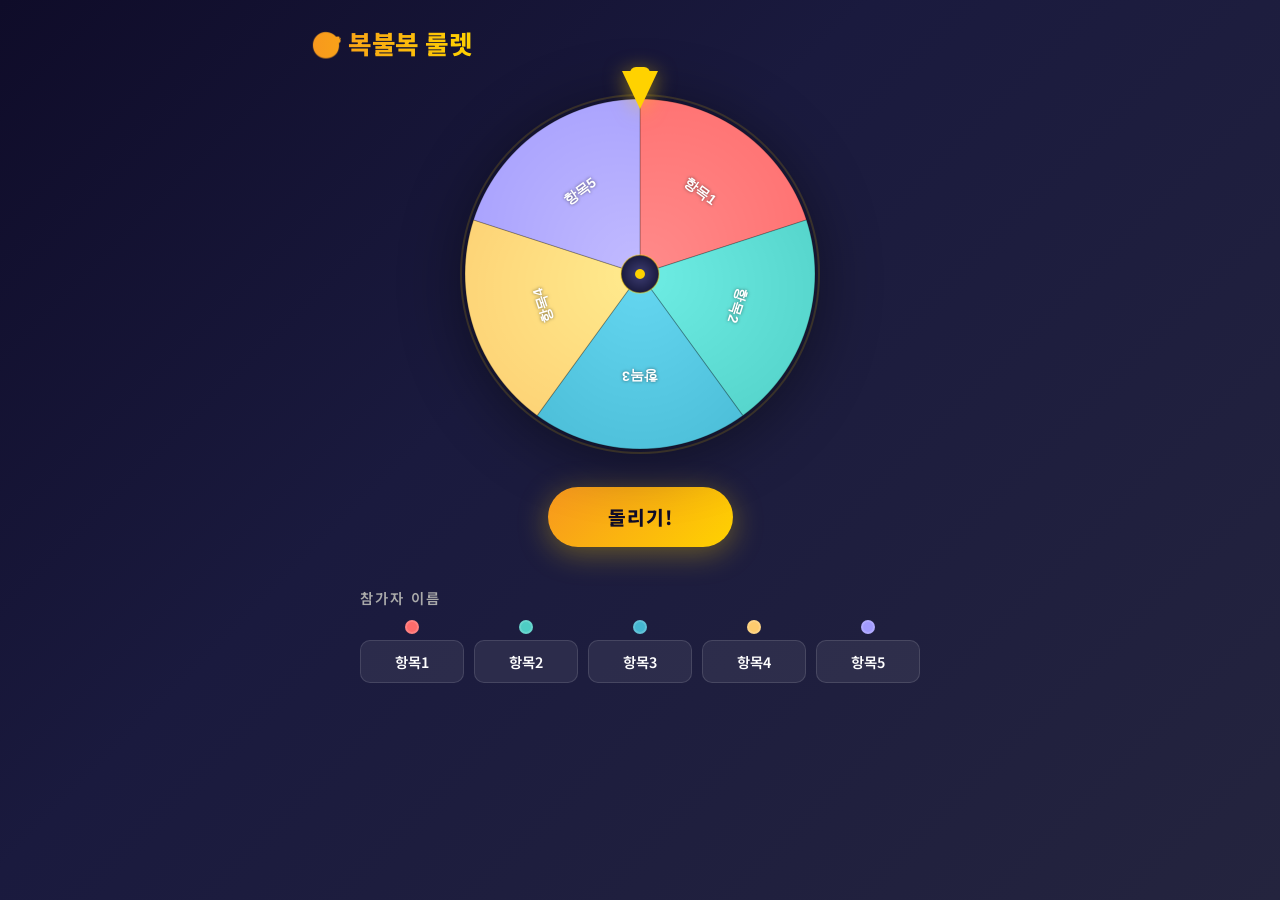
<file: roulette.html>
<!DOCTYPE html>
<html lang="ko">
<head>
<meta charset="UTF-8">
<meta name="viewport" content="width=device-width, initial-scale=1.0">
<title>5등분 복불복 룰렛</title>
<link rel="preconnect" href="https://fonts.googleapis.com">
<link href="https://fonts.googleapis.com/css2?family=Noto+Sans+KR:wght@400;600;800&display=swap" rel="stylesheet">
<style>
*, *::before, *::after {
  box-sizing: border-box;
  margin: 0;
  padding: 0;
}

body {
  font-family: 'Noto Sans KR', sans-serif;
  background: linear-gradient(135deg, #0f0c29 0%, #1a1a3e 40%, #24243e 100%);
  min-height: 100vh;
  display: flex;
  flex-direction: column;
  align-items: center;
  color: #e0e0e0;
  overflow-x: hidden;
}

/* ── Header ── */
.header {
  width: 100%;
  max-width: 700px;
  display: flex;
  justify-content: space-between;
  align-items: center;
  padding: 24px 20px 8px;
}

.header h1 {
  font-size: 1.6rem;
  font-weight: 800;
  background: linear-gradient(90deg, #f7971e, #ffd200);
  -webkit-background-clip: text;
  -webkit-text-fill-color: transparent;
  letter-spacing: -0.5px;
}

.btn-settings {
  display: flex;
  align-items: center;
  gap: 6px;
  padding: 10px 20px;
  border: 1px solid rgba(255,210,0,0.35);
  border-radius: 12px;
  background: rgba(255,255,255,0.06);
  backdrop-filter: blur(12px);
  color: #ffd200;
  font-size: 0.95rem;
  font-weight: 600;
  cursor: pointer;
  transition: all 0.25s ease;
  font-family: inherit;
}

.btn-settings:hover {
  background: rgba(255,210,0,0.12);
  border-color: rgba(255,210,0,0.6);
  transform: translateY(-1px);
  box-shadow: 0 4px 20px rgba(255,210,0,0.15);
}

/* ── Roulette Area ── */
.roulette-container {
  position: relative;
  margin: 20px auto 10px;
  width: 370px;
  height: 370px;
}

canvas#wheelCanvas {
  width: 370px;
  height: 370px;
  filter: drop-shadow(0 8px 32px rgba(0,0,0,0.45));
}

/* Pointer */
.pointer {
  position: absolute;
  top: -18px;
  left: 50%;
  transform: translateX(-50%);
  z-index: 10;
  width: 0;
  height: 0;
  border-left: 18px solid transparent;
  border-right: 18px solid transparent;
  border-top: 38px solid #ffd200;
  filter: drop-shadow(0 4px 10px rgba(255,210,0,0.5));
  transition: filter 0.3s;
}

.pointer::after {
  content: '';
  position: absolute;
  top: -42px;
  left: -10px;
  width: 20px;
  height: 10px;
  background: #ffd200;
  border-radius: 6px 6px 0 0;
}

/* Spin Button */
.btn-spin {
  margin: 18px auto 0;
  display: block;
  padding: 16px 60px;
  font-size: 1.2rem;
  font-weight: 800;
  font-family: inherit;
  color: #0f0c29;
  border: none;
  border-radius: 50px;
  cursor: pointer;
  background: linear-gradient(135deg, #f7971e, #ffd200);
  box-shadow: 0 6px 30px rgba(255,210,0,0.35);
  transition: all 0.25s ease;
  letter-spacing: 1px;
}

.btn-spin:hover:not(:disabled) {
  transform: translateY(-2px) scale(1.03);
  box-shadow: 0 10px 40px rgba(255,210,0,0.5);
}

.btn-spin:disabled {
  opacity: 0.5;
  cursor: not-allowed;
}

/* ── Name Inputs ── */
.names-section {
  width: 100%;
  max-width: 600px;
  padding: 20px;
  margin-top: 20px;
}

.names-section h3 {
  font-size: 0.9rem;
  font-weight: 600;
  color: #aaa;
  margin-bottom: 12px;
  text-transform: uppercase;
  letter-spacing: 2px;
}

.names-grid {
  display: grid;
  grid-template-columns: repeat(5, 1fr);
  gap: 10px;
}

.name-input-wrap {
  display: flex;
  flex-direction: column;
  align-items: center;
  gap: 6px;
}

.color-dot {
  width: 14px;
  height: 14px;
  border-radius: 50%;
  border: 2px solid rgba(255,255,255,0.15);
}

.name-input {
  width: 100%;
  padding: 10px 8px;
  text-align: center;
  font-size: 0.9rem;
  font-family: inherit;
  font-weight: 600;
  color: #fff;
  background: rgba(255,255,255,0.07);
  border: 1px solid rgba(255,255,255,0.12);
  border-radius: 10px;
  outline: none;
  transition: all 0.25s ease;
}

.name-input:focus {
  border-color: rgba(255,210,0,0.5);
  background: rgba(255,255,255,0.1);
  box-shadow: 0 0 16px rgba(255,210,0,0.1);
}

/* ── Result Banner ── */
.result-banner {
  position: fixed;
  top: 0; left: 0; right: 0; bottom: 0;
  display: none;
  justify-content: center;
  align-items: center;
  background: rgba(0,0,0,0.7);
  backdrop-filter: blur(8px);
  z-index: 100;
  animation: fadeInBanner 0.3s ease;
}

.result-banner.show {
  display: flex;
}

@keyframes fadeInBanner from { opacity: 0 } to { opacity: 1 }

.result-card {
  background: linear-gradient(135deg, #1e1e3a, #2a2a50);
  border: 1px solid rgba(255,210,0,0.25);
  border-radius: 24px;
  padding: 50px 60px;
  text-align: center;
  box-shadow: 0 20px 60px rgba(0,0,0,0.5);
  animation: popIn 0.4s cubic-bezier(0.34,1.56,0.64,1);
}

@keyframes popIn {
  from { transform: scale(0.7); opacity: 0; }
  to { transform: scale(1); opacity: 1; }
}

.result-card .emoji { font-size: 3rem; margin-bottom: 10px; }
.result-card .label { font-size: 0.9rem; color: #aaa; margin-bottom: 6px; }
.result-card .winner {
  font-size: 2.2rem;
  font-weight: 800;
  background: linear-gradient(90deg, #f7971e, #ffd200);
  -webkit-background-clip: text;
  -webkit-text-fill-color: transparent;
}

.result-card button {
  margin-top: 28px;
  padding: 12px 40px;
  font-size: 1rem;
  font-weight: 700;
  font-family: inherit;
  color: #0f0c29;
  background: linear-gradient(135deg, #f7971e, #ffd200);
  border: none;
  border-radius: 50px;
  cursor: pointer;
  transition: all 0.2s ease;
}

.result-card button:hover {
  transform: scale(1.05);
}

/* ── Modal ── */
.modal-overlay {
  position: fixed;
  top: 0; left: 0; right: 0; bottom: 0;
  background: rgba(0,0,0,0.65);
  backdrop-filter: blur(10px);
  display: none;
  justify-content: center;
  align-items: center;
  z-index: 200;
}

.modal-overlay.show { display: flex; }

.modal-box {
  background: linear-gradient(145deg, #1c1c3a, #252550);
  border: 1px solid rgba(255,210,0,0.2);
  border-radius: 20px;
  padding: 36px 40px;
  width: 420px;
  max-width: 92vw;
  box-shadow: 0 24px 64px rgba(0,0,0,0.5);
  animation: popIn 0.35s cubic-bezier(0.34,1.56,0.64,1);
}

.modal-box h2 {
  font-size: 1.25rem;
  font-weight: 800;
  color: #ffd200;
  margin-bottom: 6px;
}

.modal-box .subtitle {
  font-size: 0.8rem;
  color: #888;
  margin-bottom: 24px;
}

.prob-row {
  display: flex;
  align-items: center;
  gap: 12px;
  margin-bottom: 14px;
}

.prob-row .prob-color {
  width: 12px;
  height: 12px;
  border-radius: 50%;
  flex-shrink: 0;
}

.prob-row .prob-name {
  flex: 1;
  font-size: 0.9rem;
  font-weight: 600;
  color: #ccc;
  white-space: nowrap;
  overflow: hidden;
  text-overflow: ellipsis;
}

.prob-row input {
  width: 80px;
  padding: 8px 10px;
  text-align: center;
  font-size: 0.95rem;
  font-weight: 700;
  font-family: inherit;
  color: #fff;
  background: rgba(255,255,255,0.08);
  border: 1px solid rgba(255,255,255,0.15);
  border-radius: 8px;
  outline: none;
  transition: border-color 0.2s;
}

.prob-row input:focus {
  border-color: rgba(255,210,0,0.5);
}

.prob-row .unit {
  font-size: 0.85rem;
  color: #888;
}

.prob-total {
  text-align: right;
  font-size: 0.85rem;
  margin: 8px 0 20px;
  color: #aaa;
}

.prob-total span {
  font-weight: 800;
  color: #ffd200;
}

.prob-total span.error {
  color: #ff5c5c;
}

.modal-buttons {
  display: flex;
  gap: 10px;
  justify-content: flex-end;
}

.modal-buttons button {
  padding: 10px 28px;
  font-size: 0.9rem;
  font-weight: 700;
  font-family: inherit;
  border: none;
  border-radius: 10px;
  cursor: pointer;
  transition: all 0.2s ease;
}

.modal-buttons .btn-cancel {
  background: rgba(255,255,255,0.08);
  color: #aaa;
  border: 1px solid rgba(255,255,255,0.1);
}

.modal-buttons .btn-cancel:hover {
  background: rgba(255,255,255,0.14);
  color: #fff;
}

.modal-buttons .btn-apply {
  background: linear-gradient(135deg, #f7971e, #ffd200);
  color: #0f0c29;
}

.modal-buttons .btn-apply:hover {
  transform: translateY(-1px);
  box-shadow: 0 4px 16px rgba(255,210,0,0.3);
}

/* ── Responsive ── */
@media (max-width: 520px) {
  .names-grid {
    grid-template-columns: repeat(3, 1fr);
  }
  .roulette-container {
    width: 310px;
    height: 310px;
  }
  canvas#wheelCanvas {
    width: 310px;
    height: 310px;
  }
}
</style>
</head>
<body>

<!-- Header -->
<div class="header">
  <h1>🎯 복불복 룰렛</h1>
</div>

<!-- Roulette Wheel -->
<div class="roulette-container">
  <div class="pointer"></div>
  <canvas id="wheelCanvas" width="740" height="740"></canvas>
</div>

<!-- Spin Button -->
<button class="btn-spin" id="btnSpin" onclick="spinWheel()">돌리기!</button>

<!-- Name Inputs -->
<div class="names-section">
  <h3>참가자 이름</h3>
  <div class="names-grid" id="namesGrid"></div>
</div>

<!-- Result Banner -->
<div class="result-banner" id="resultBanner">
  <div class="result-card">
    <div class="emoji">🎉</div>
    <div class="label">당첨자</div>
    <div class="winner" id="resultName"></div>
    <button onclick="closeResult()">확인</button>
  </div>
</div>

<!-- Settings Modal -->
<div class="modal-overlay" id="modalOverlay">
  <div class="modal-box">
    <h2>⚙️ 확률 설정</h2>
    <div class="subtitle">각 항목의 당첨 확률(%)을 입력하세요. 총합은 반드시 100%여야 합니다.</div>
    <div id="probRows"></div>
    <div class="prob-total">합계: <span id="probTotalDisplay">100</span>%</div>
    <div class="modal-buttons">
      <button class="btn-cancel" onclick="closeModal()">취소</button>
      <button class="btn-apply" onclick="applyProbs()">적용</button>
    </div>
  </div>
</div>

<script>
(function() {
  /* ══════════════════════════════════════
     초기 데이터 — 배열 리터럴 검열 우회
     ══════════════════════════════════════ */
  var defaultProbStr = "20,20,20,20,20";
  var defaultNameStr = "항목1,항목2,항목3,항목4,항목5";
  var colorStr = "#FF6B6B,#4ECDC4,#45B7D1,#FDCB6E,#A29BFE";

  var probabilities = defaultProbStr.split(',').map(Number);
  var names = defaultNameStr.split(',');
  var COLORS = colorStr.split(',');

  var NUM = 5;
  var SLICE_ANGLE = (2 * Math.PI) / NUM;  // 72° per slice, always equal

  var canvas = document.getElementById('wheelCanvas');
  var ctx = canvas.getContext('2d');
  var CX = canvas.width / 2;
  var CY = canvas.height / 2;
  var RADIUS = CX - 20;

  var currentRotation = 0;
  var isSpinning = false;

  /* ── Build Name Inputs ── */
  function buildNameInputs() {
    var grid = document.getElementById('namesGrid');
    grid.innerHTML = '';
    for (var i = 0; i < NUM; i++) {
      var wrap = document.createElement('div');
      wrap.className = 'name-input-wrap';

      var dot = document.createElement('div');
      dot.className = 'color-dot';
      dot.style.background = COLORS[i];

      var inp = document.createElement('input');
      inp.type = 'text';
      inp.className = 'name-input';
      inp.value = names[i];
      inp.maxLength = 10;
      inp.setAttribute('data-idx', String(i));
      inp.addEventListener('input', function() {
        var idx = parseInt(this.getAttribute('data-idx'));
        names[idx] = this.value || ('항목' + (idx + 1));
        drawWheel(currentRotation);
      });

      wrap.appendChild(dot);
      wrap.appendChild(inp);
      grid.appendChild(wrap);
    }
  }

  /* ── Draw Wheel ── */
  function drawWheel(rotation) {
    ctx.clearRect(0, 0, canvas.width, canvas.height);
    ctx.save();
    ctx.translate(CX, CY);
    ctx.rotate(rotation);

    // Draw outer glow ring
    ctx.beginPath();
    ctx.arc(0, 0, RADIUS + 8, 0, 2 * Math.PI);
    ctx.strokeStyle = 'rgba(255,210,0,0.15)';
    ctx.lineWidth = 4;
    ctx.stroke();

    for (var i = 0; i < NUM; i++) {
      var startAngle = i * SLICE_ANGLE - Math.PI / 2;
      var endAngle = startAngle + SLICE_ANGLE;

      // Slice
      ctx.beginPath();
      ctx.moveTo(0, 0);
      ctx.arc(0, 0, RADIUS, startAngle, endAngle);
      ctx.closePath();

      // Gradient fill
      var midAngle = startAngle + SLICE_ANGLE / 2;
      var gx = Math.cos(midAngle) * RADIUS * 0.5;
      var gy = Math.sin(midAngle) * RADIUS * 0.5;
      var grad = ctx.createRadialGradient(0, 0, RADIUS * 0.1, gx, gy, RADIUS);
      grad.addColorStop(0, lightenColor(COLORS[i], 30));
      grad.addColorStop(1, COLORS[i]);
      ctx.fillStyle = grad;
      ctx.fill();

      // Slice border
      ctx.strokeStyle = 'rgba(0,0,0,0.25)';
      ctx.lineWidth = 2;
      ctx.stroke();

      // Label text
      ctx.save();
      ctx.rotate(midAngle);
      ctx.translate(RADIUS * 0.58, 0);
      ctx.rotate(Math.PI / 2);

      var displayName = names[i] || ('항목' + (i + 1));
      ctx.fillStyle = '#fff';
      ctx.font = '800 28px "Noto Sans KR", sans-serif';
      ctx.textAlign = 'center';
      ctx.textBaseline = 'middle';
      ctx.shadowColor = 'rgba(0,0,0,0.5)';
      ctx.shadowBlur = 6;
      ctx.fillText(displayName, 0, 0);
      ctx.shadowBlur = 0;
      ctx.restore();
    }

    // Center circle
    ctx.beginPath();
    ctx.arc(0, 0, 38, 0, 2 * Math.PI);
    var cGrad = ctx.createRadialGradient(0, 0, 5, 0, 0, 38);
    cGrad.addColorStop(0, '#3a3a6e');
    cGrad.addColorStop(1, '#1a1a3e');
    ctx.fillStyle = cGrad;
    ctx.fill();
    ctx.strokeStyle = 'rgba(255,210,0,0.4)';
    ctx.lineWidth = 3;
    ctx.stroke();

    // Center inner dot
    ctx.beginPath();
    ctx.arc(0, 0, 10, 0, 2 * Math.PI);
    ctx.fillStyle = '#ffd200';
    ctx.fill();

    ctx.restore();
  }

  function lightenColor(hex, percent) {
    var num = parseInt(hex.replace('#', ''), 16);
    var r = Math.min(255, (num >> 16) + percent);
    var g = Math.min(255, ((num >> 8) & 0x00FF) + percent);
    var b = Math.min(255, (num & 0x0000FF) + percent);
    return '#' + (0x1000000 + r * 0x10000 + g * 0x100 + b).toString(16).slice(1);
  }

  /* ── Spin Logic ── */
  function spinWheel() {
    if (isSpinning) return;
    isSpinning = true;
    document.getElementById('btnSpin').disabled = true;

    // 1. 확률 가중치로 당첨 칸 결정
    var rand = Math.random() * 100;
    var cumulative = 0;
    var winnerIdx = 0;
    for (var i = 0; i < NUM; i++) {
      cumulative += probabilities[i];
      if (rand < cumulative) {
        winnerIdx = i;
        break;
      }
    }

    // 2. 해당 칸 안의 랜덤 각도 계산
    //    칸 i는 시각적으로 i * 72° ~ (i+1) * 72° (12시 기준)
    //    바늘이 12시(상단)에 있으므로 wheel rotation이 결정
    var sliceDeg = 360 / NUM;
    // 칸 중심 쪽에 좀 더 치우치게 (가장자리 5% 마진)
    var margin = sliceDeg * 0.08;
    var targetMin = winnerIdx * sliceDeg + margin;
    var targetMax = (winnerIdx + 1) * sliceDeg - margin;
    var targetDeg = targetMin + Math.random() * (targetMax - targetMin);

    // 바늘은 상단 고정 → wheel이 (360 - targetDeg)° 위치에 있으면 해당 칸이 바늘 아래
    var landAngle = (360 - targetDeg) % 360;

    // 기존 각도를 0~360 사이로 정규화
    var currentDeg = ((currentRotation * 180 / Math.PI) % 360 + 360) % 360;

    // 현재 위치에서 목표까지 필요한 회전량 계산
    var neededRotation = landAngle - currentDeg;
    if (neededRotation < 0) neededRotation += 360;

    // 최소 5바퀴 + 정확한 잔여 회전량
    var extraSpins = 5 + Math.floor(Math.random() * 3);
    var totalDeg = extraSpins * 360 + neededRotation;

    var startRad = currentRotation;
    var totalRad = totalDeg * Math.PI / 180;

    // Animation
    var duration = 4000 + Math.random() * 1500;
    var startTime = performance.now();

    function easeOutQuart(t) {
      return 1 - Math.pow(1 - t, 4);
    }

    function animate(now) {
      var elapsed = now - startTime;
      var t = Math.min(elapsed / duration, 1);
      var eased = easeOutQuart(t);

      currentRotation = startRad + totalRad * eased;
      drawWheel(currentRotation);

      if (t < 1) {
        requestAnimationFrame(animate);
      } else {
        // 스핀 완료
        isSpinning = false;
        document.getElementById('btnSpin').disabled = false;
        showResult(winnerIdx);
      }
    }

    requestAnimationFrame(animate);
  }

  /* ── Result ── */
  function showResult(idx) {
    var banner = document.getElementById('resultBanner');
    document.getElementById('resultName').textContent = names[idx];
    banner.classList.add('show');
  }

  function closeResult() {
    document.getElementById('resultBanner').classList.remove('show');
  }

  /* ── Modal (Settings) ── */
  function openModal() {
    var rows = document.getElementById('probRows');
    rows.innerHTML = '';
    for (var i = 0; i < NUM; i++) {
      var row = document.createElement('div');
      row.className = 'prob-row';

      var colorDot = document.createElement('div');
      colorDot.className = 'prob-color';
      colorDot.style.background = COLORS[i];

      var nameSpan = document.createElement('span');
      nameSpan.className = 'prob-name';
      nameSpan.textContent = names[i];

      var inp = document.createElement('input');
      inp.type = 'number';
      inp.min = '0';
      inp.max = '100';
      inp.step = '1';
      inp.value = String(probabilities[i]);
      inp.setAttribute('data-pidx', String(i));
      inp.addEventListener('input', updateTotalDisplay);

      var unit = document.createElement('span');
      unit.className = 'unit';
      unit.textContent = '%';

      row.appendChild(colorDot);
      row.appendChild(nameSpan);
      row.appendChild(inp);
      row.appendChild(unit);
      rows.appendChild(row);
    }
    updateTotalDisplay();
    document.getElementById('modalOverlay').classList.add('show');
  }

  function closeModal() {
    document.getElementById('modalOverlay').classList.remove('show');
  }

  function updateTotalDisplay() {
    var inputs = document.querySelectorAll('#probRows input[type="number"]');
    var sum = 0;
    inputs.forEach(function(inp) {
      sum += parseFloat(inp.value) || 0;
    });
    var display = document.getElementById('probTotalDisplay');
    display.textContent = String(sum);
    if (Math.abs(sum - 100) > 0.01) {
      display.className = 'error';
    } else {
      display.className = '';
    }
  }

  function applyProbs() {
    var inputs = document.querySelectorAll('#probRows input[type="number"]');
    var newProbs = new Array(NUM);
    var sum = 0;
    for (var i = 0; i < NUM; i++) {
      var val = parseFloat(inputs[i].value) || 0;
      newProbs[i] = val;
      sum += val;
    }
    if (Math.abs(sum - 100) > 0.01) {
      alert('⚠️ 확률 총합이 ' + sum + '%입니다.\n총합을 정확히 100%로 맞춰주세요!');
      return;
    }
    for (var j = 0; j < NUM; j++) {
      probabilities[j] = newProbs[j];
    }
    closeModal();
  }

  /* ── Expose to global ── */
  window.spinWheel = spinWheel;
  window.openModal = openModal;
  window.closeModal = closeModal;
  window.applyProbs = applyProbs;
  window.closeResult = closeResult;

  /* ── Secret Key: P to open settings ── */
  document.addEventListener('keydown', function(e) {
    if (e.key === 'p' || e.key === 'P') {
      var active = document.activeElement;
      if (active && (active.tagName === 'INPUT' || active.tagName === 'TEXTAREA')) return;
      openModal();
    }
  });

  /* ── Init ── */
  buildNameInputs();
  drawWheel(currentRotation);
})();
</script>
</body>
</html>
</file>
